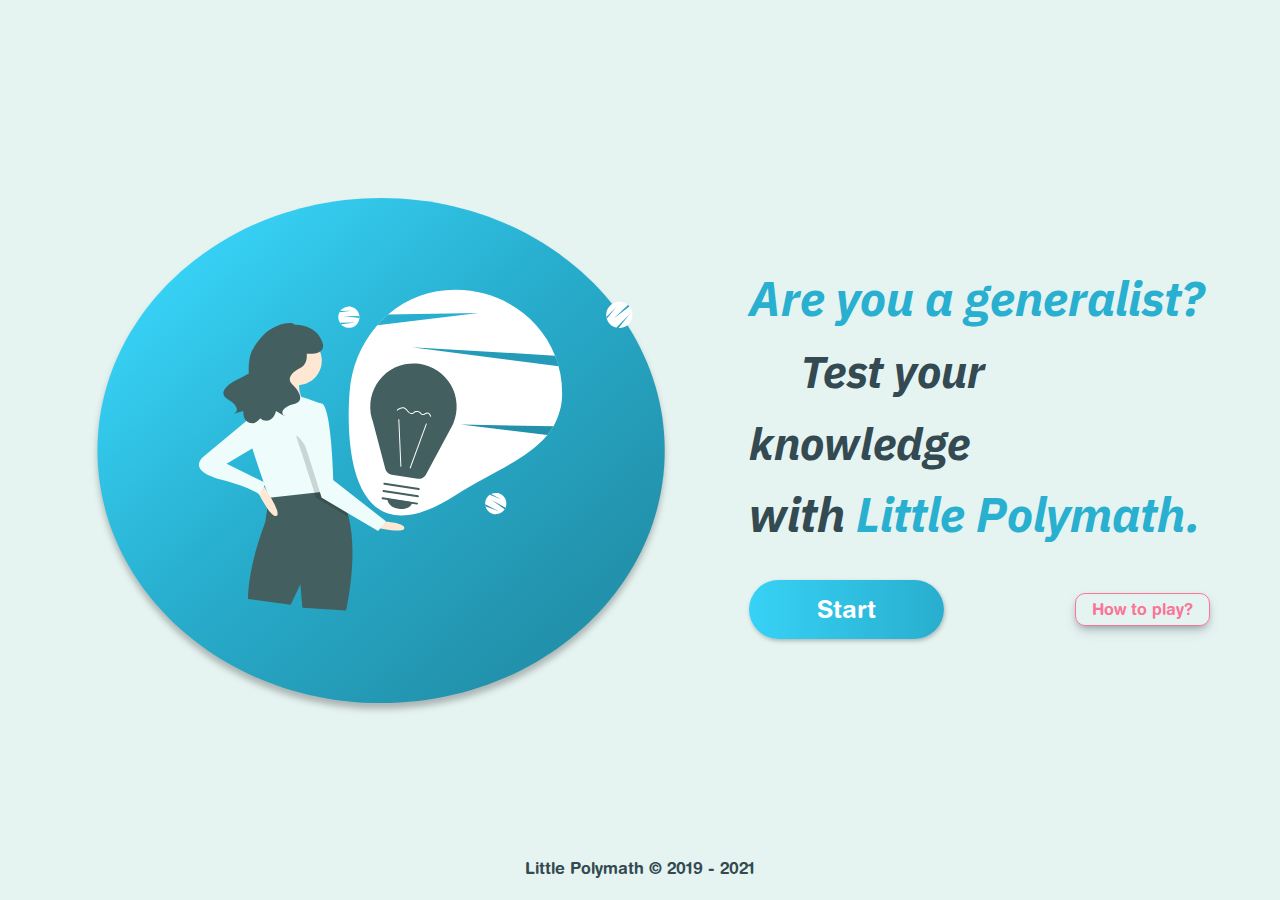
<file: lp-root/index.html>
<!DOCTYPE html>
<html lang="en">

<head>
    <meta charset="UTF-8">
    <meta http-equiv="X-UA-Compatible" content="IE=edge">
    <meta name="viewport" content="width=device-width, initial-scale=1.0">
    <!-- Primary Meta Tags -->
    <meta name="title" content="Are you a generalist? Test your knowledge with Little Polymath.">
    <meta name="description"
        content="Little polymath is a quiz application to test your general knowledge skill in a short amount of time.">
    <meta name="keywords" content="little polymath, quiz, quiz game, general knowledge">
    <meta name="robots" content="index, follow">

    <!-- Open Graph / Facebook -->
    <meta property="og:type" content="website">
    <meta property="og:url" content="https://t-n9.github.io/little-polymath-frontend/lp-root/index.html">
    <meta property="og:title" content="Are you a generalist? Test your knowledge with Little Polymath.">
    <meta property="og:description"
        content="Little polymath is a quiz application to test your general knowledge skill in a short amount of time.">
    <meta property="og:image" content="meta.png">

    <!-- Twitter -->
    <meta property="twitter:card" content="summary_large_image">
    <meta property="twitter:url" content="https://t-n9.github.io/little-polymath-frontend/lp-root/index.html">
    <meta property="twitter:title" content="Are you a generalist? Test your knowledge with Little Polymath.">
    <meta property="twitter:description"
        content="Little polymath is a quiz application to test your general knowledge skill in a short amount of time.">
    <meta property="twitter:image" content="meta.png">
    <title>Little Polymath</title>
    <link rel="shortcut icon" href="favicon.ico" type="image/x-icon">
    <link rel="stylesheet" href="./assets/css/style.css">

</head>

<body>
    <main class="hero-main">
        <header class="hero-jum">
            <div class="hero-img">
                <svg width="621" height="553" viewBox="0 0 621 553" fill="none" xmlns="http://www.w3.org/2000/svg">
                    <path class="shape-shadow"
                        d="M311.097 529.112C467.742 529.112 594.727 416.014 594.727 276.5C594.727 136.986 467.742 23.8877 311.097 23.8877C154.453 23.8877 27.4673 136.986 27.4673 276.5C27.4673 416.014 154.453 529.112 311.097 529.112Z"
                        fill="url(#paint0_linear_11:24)" />
                    <path
                        d="M558.764 131.764C558.99 131.996 559.207 132.229 559.405 132.477C560.664 133.972 561.574 135.729 562.068 137.621C562.562 139.512 562.628 141.49 562.262 143.411C561.895 145.331 561.105 147.145 559.949 148.722C558.793 150.298 557.3 151.597 555.579 152.523C553.857 153.449 551.951 153.98 549.999 154.076C548.047 154.172 546.098 153.832 544.294 153.079C542.49 152.327 540.876 151.182 539.571 149.727C538.265 148.272 537.3 146.544 536.747 144.669C536.571 144.084 536.439 143.486 536.353 142.881C535.957 140.223 536.385 137.506 537.58 135.098C538.775 132.69 540.68 130.707 543.037 129.415C545.394 128.124 548.09 127.586 550.762 127.875C553.434 128.164 555.953 129.266 557.98 131.031C558.253 131.259 558.516 131.505 558.764 131.764Z"
                        fill="white" />
                    <path
                        d="M558.764 131.763C558.99 131.995 559.207 132.227 559.405 132.475L543.669 144.517L557.986 131.022C558.253 131.259 558.516 131.505 558.764 131.763Z"
                        fill="#26A3C1" />
                    <path
                        d="M560.032 139.785L548.53 154.068C547.758 154.017 546.992 153.897 546.241 153.711L560.032 139.785Z"
                        fill="#259EBB" />
                    <path
                        d="M546.172 132.971L536.75 144.667C536.574 144.082 536.443 143.485 536.358 142.88L546.172 132.971Z"
                        fill="#25A1BE" />
                    <path
                        d="M492.127 218.462C492.353 230.287 489.366 241.952 483.483 252.213C481.673 255.313 479.619 258.264 477.339 261.038C457.185 285.698 419.706 299.195 385.832 321.058C285.851 385.591 275.02 282.184 279.535 218.462C281.158 193.596 290.904 169.952 307.273 151.168C310.613 147.375 314.22 143.827 318.068 140.551C336.962 124.451 361.014 115.687 385.834 115.858C431.1 115.858 469.757 143.168 485.083 181.652C489.744 193.365 492.134 205.858 492.126 218.464L492.127 218.462Z"
                        fill="white" />
                    <path
                        d="M408.483 138.984L307.274 151.165C310.614 147.372 314.222 143.824 318.07 140.548L408.483 138.984Z"
                        fill="#28AECE" />
                    <path
                        d="M483.482 252.213C481.672 255.313 479.618 258.264 477.338 261.038L390.646 250.604L483.482 252.213Z"
                        fill="#2291AB" />
                    <path
                        d="M488.621 192.239L341.694 173.172L485.088 181.656C486.464 185.114 487.643 188.647 488.621 192.239V192.239Z"
                        fill="#249CB9" />
                    <path
                        d="M289.504 143.192C289.504 143.453 289.497 143.711 289.474 143.965C289.359 145.542 288.894 147.072 288.113 148.446C287.332 149.819 286.254 151.001 284.959 151.906C283.663 152.81 282.182 153.414 280.624 153.674C279.065 153.933 277.468 153.842 275.95 153.406C274.431 152.971 273.029 152.202 271.844 151.155C270.66 150.109 269.725 148.812 269.105 147.358C268.486 145.904 268.198 144.331 268.263 142.752C268.329 141.173 268.745 139.628 269.483 138.231C269.712 137.794 269.973 137.376 270.265 136.979C271.535 135.216 273.316 133.885 275.366 133.165C277.416 132.446 279.637 132.372 281.73 132.955C283.823 133.538 285.687 134.749 287.07 136.424C288.454 138.1 289.29 140.159 289.467 142.325C289.493 142.611 289.504 142.899 289.504 143.192Z"
                        fill="white" />
                    <path
                        d="M289.504 143.19C289.504 143.452 289.497 143.71 289.474 143.964L273.566 142.046L289.464 142.319C289.493 142.609 289.504 142.899 289.504 143.19Z"
                        fill="#28AECE" />
                    <path
                        d="M285.71 148.547L270.994 150.32C270.575 149.853 270.198 149.35 269.867 148.817L285.71 148.547Z"
                        fill="#28AECE" />
                    <path
                        d="M281.537 136.781L269.484 138.231C269.713 137.794 269.975 137.376 270.267 136.979L281.537 136.781Z"
                        fill="#28AECE" />
                    <path
                        d="M435.117 334.54C434.992 334.771 434.867 334.996 434.728 335.21C433.888 336.548 432.759 337.682 431.426 338.529C430.092 339.376 428.586 339.915 427.017 340.107C425.449 340.298 423.858 340.137 422.359 339.636C420.861 339.134 419.493 338.305 418.356 337.208C417.219 336.111 416.34 334.774 415.785 333.294C415.229 331.815 415.011 330.23 415.145 328.655C415.279 327.081 415.763 325.556 416.561 324.192C417.359 322.828 418.451 321.659 419.757 320.77C420.164 320.49 420.592 320.242 421.037 320.026C422.985 319.064 425.182 318.722 427.331 319.048C429.48 319.373 431.477 320.351 433.053 321.848C434.63 323.345 435.708 325.289 436.145 327.419C436.581 329.549 436.353 331.761 435.493 333.757C435.381 334.02 435.256 334.281 435.117 334.54Z"
                        fill="white" />
                    <path
                        d="M435.12 334.54C434.995 334.772 434.869 334.996 434.73 335.21L421.575 326.06L435.492 333.757C435.381 334.022 435.256 334.281 435.12 334.54Z"
                        fill="#218DA6" />
                    <path
                        d="M429.257 337.491L415.429 332.157C415.278 331.55 415.181 330.931 415.14 330.306L429.257 337.491Z"
                        fill="#2291AB" />
                    <path
                        d="M431.084 325.14L419.759 320.77C420.166 320.49 420.594 320.242 421.038 320.026L431.084 325.14Z"
                        fill="#2292AD" />
                    <path
                        d="M311.039 347.189C311.039 347.189 334.355 348.16 334.355 353.992C334.355 359.823 308.124 353.992 308.124 353.992L311.039 347.189Z"
                        fill="#FFE8D3" />
                    <path
                        d="M276.064 436.59L232.346 433.675L230.403 410.353L220.688 430.763L177.941 424.932C178.912 388.004 194.457 352.049 195.429 347.19C196.4 342.331 198.722 322.254 198.722 322.254C202.968 313.246 225.215 312.4 242.661 313.216C249.889 313.547 256.305 314.169 260.255 314.615C262.869 314.906 264.413 315.116 264.413 315.116C271.38 322.297 275.867 332.083 278.626 343.015C288.567 382.405 276.064 436.59 276.064 436.59Z"
                        fill="#445F60" />
                    <path
                        d="M227.488 211.142C240.902 211.142 251.776 200.265 251.776 186.847C251.776 173.429 240.902 162.552 227.488 162.552C214.073 162.552 203.199 173.429 203.199 186.847C203.199 200.265 214.073 211.142 227.488 211.142Z"
                        fill="#FFE8D3" />
                    <path
                        d="M210.971 192.677C210.971 192.677 204.17 222.802 193.483 231.548C182.797 240.294 235.259 231.548 235.259 231.548C235.259 231.548 223.6 212.112 232.344 203.366C241.088 194.62 210.971 192.677 210.971 192.677Z"
                        fill="#FFE8D3" />
                    <path
                        d="M260.519 317.064L244.402 318.852L199.313 323.86C199.313 323.86 199.099 323.287 198.721 322.248C195.447 313.318 179.678 269.859 177.941 256.808C175.996 242.237 196.397 224.745 196.397 224.745C196.397 224.745 215.828 220.863 221.658 220.863C227.487 220.863 250.803 229.609 250.803 229.609L259.499 307.847L260.25 314.62L260.519 317.064Z"
                        fill="#EEFCFC" />
                    <path opacity="0.15"
                        d="M278.616 343.019L245.944 323.862C245.944 323.862 245.371 321.996 244.399 318.853C243.914 317.279 243.321 315.375 242.647 313.219C238.878 301.111 232.552 281.131 227.481 266.535C219.709 244.184 257.598 306.377 257.598 306.377L259.492 307.845L260.243 314.617C262.857 314.909 264.402 315.118 264.402 315.118C271.371 322.304 275.862 332.087 278.616 343.019Z"
                        fill="black" />
                    <path
                        d="M235.259 231.548C235.259 231.548 225.543 244.18 233.316 266.532C241.088 288.884 251.775 323.867 251.775 323.867L308.124 356.907L315.896 347.189L263.434 306.37C263.434 306.37 261.492 232.514 251.776 229.599C249.045 228.714 246.155 228.429 243.304 228.766C240.453 229.102 237.709 230.051 235.259 231.548V231.548Z"
                        fill="#EEFCFC" />
                    <path
                        d="M187.168 316.578C187.168 316.578 200.768 344.76 206.599 341.846C212.429 338.932 192.025 309.778 192.025 309.778L187.168 316.578Z"
                        fill="#FFE8D3" />
                    <path
                        d="M185.711 239.321L134.22 282.078C134.22 282.078 114.79 295.683 150.737 305.4C186.683 315.118 189.598 320.949 189.598 320.949C189.598 320.949 193.478 308.317 198.342 310.26L156.566 289.85L190.569 269.441L185.711 239.321Z"
                        fill="#EEFCFC" />
                    <path
                        d="M165.016 206.786C169.735 204.616 174.327 202.181 178.77 199.491C178.413 188.902 179.717 179.289 183.533 174.198C185.675 169.333 190.167 164.463 193.695 160.627C202.346 151.209 221.476 145.951 224.865 150.657C250.527 151.158 253.228 171.283 253.228 171.283C253.094 179.698 244.351 179.965 236.691 179.658C237.377 185.403 235.549 191.373 230.255 194.02C220.133 199.083 217.096 205.665 222.157 210.22C227.218 214.775 236.329 226.927 224.181 229.965C212.034 233.003 210.515 239.078 214.059 241.61C217.603 244.142 205.961 237.053 205.961 237.053C205.961 237.053 203.937 249.199 193.308 246.166C192.193 245.771 191.21 245.074 190.468 244.153C187.597 247.308 185.036 249.173 183.106 249.184C172.052 249.243 173.377 236.996 173.377 236.996C173.377 236.996 160.257 240.682 164.35 239.199C168.443 237.717 168.62 231.458 157.741 225.257C146.861 219.056 158.915 209.808 165.016 206.786Z"
                        fill="#445F60" />
                    <path class="bulb-ani"
                        d="M349.173 307.866C348.721 307.866 348.269 307.831 347.821 307.762L320.944 303.602C319.237 303.339 317.644 302.582 316.361 301.425C315.078 300.269 314.16 298.762 313.721 297.091L300.542 246.979C299.736 244.685 299.117 242.329 298.69 239.936L298.357 237.743C297.461 230.739 298.204 223.623 300.528 216.956C302.852 210.288 306.694 204.253 311.75 199.325C316.806 194.398 322.938 190.713 329.662 188.563C336.386 186.412 343.518 185.854 350.494 186.933L350.377 187.685C343.477 186.622 336.424 187.186 329.781 189.333C323.138 191.48 317.088 195.151 312.115 200.051C307.141 204.952 303.382 210.948 301.136 217.559C298.89 224.171 298.219 231.217 299.179 238.134L299.429 239.774C299.852 242.148 300.466 244.483 301.264 246.758L314.452 296.9C314.853 298.428 315.692 299.805 316.866 300.863C318.039 301.92 319.495 302.612 321.056 302.854L347.934 307.013C349.593 307.267 351.29 307.001 352.792 306.251C354.294 305.501 355.527 304.304 356.321 302.825L356.991 303.183C356.232 304.597 355.104 305.778 353.728 306.603C352.351 307.427 350.777 307.864 349.173 307.866V307.866Z"
                        fill="white" />
                    <path class="bulb-ani"
                        d="M300.642 238.53L300.465 238.506L300.895 240.14C301.301 242.42 301.891 244.664 302.658 246.849L315.272 294.792C315.674 296.322 316.514 297.702 317.689 298.761C318.864 299.82 320.323 300.513 321.886 300.755L347.598 304.734C349.261 304.991 350.962 304.726 352.467 303.975C353.973 303.223 355.207 302.023 356.002 300.54L380.437 254.887C381.201 253.622 381.898 252.319 382.527 250.982L383.357 249.432L383.232 249.414C385.822 243.285 386.963 236.641 386.564 229.998C386.165 223.356 384.238 216.896 380.933 211.121C377.628 205.346 373.034 200.413 367.51 196.705C361.985 192.998 355.68 190.617 349.084 189.748C342.489 188.878 335.781 189.544 329.486 191.694C323.19 193.843 317.475 197.418 312.787 202.139C308.1 206.861 304.565 212.601 302.46 218.913C300.354 225.225 299.735 231.939 300.649 238.53H300.642Z"
                        fill="#445F60" />
                    <path class="bulb-ani"
                        d="M355.992 249.428L339.638 294.091L340.56 294.429L356.913 249.766L355.992 249.428Z"
                        fill="white" />
                    <path class="bulb-ani"
                        d="M329.291 245.293L328.311 245.336L330.398 292.855L331.378 292.812L329.291 245.293Z"
                        fill="white" />
                    <path class="bulb-ani"
                        d="M346.899 330.586L312.459 325.257C312.331 325.237 312.209 325.192 312.099 325.125C311.989 325.058 311.893 324.97 311.817 324.866C311.741 324.762 311.686 324.644 311.655 324.519C311.625 324.393 311.619 324.263 311.639 324.136C311.659 324.008 311.703 323.886 311.77 323.776C311.837 323.666 311.925 323.57 312.029 323.494C312.133 323.418 312.251 323.363 312.377 323.332C312.502 323.302 312.632 323.296 312.759 323.316L347.199 328.645C347.456 328.685 347.687 328.825 347.841 329.035C347.995 329.246 348.059 329.508 348.019 329.766C347.979 330.023 347.839 330.254 347.629 330.408C347.418 330.562 347.156 330.626 346.899 330.586V330.586Z"
                        fill="#445F60" />
                    <path class="bulb-ani"
                        d="M347.785 323.269L313.345 317.94C313.088 317.901 312.857 317.76 312.703 317.55C312.549 317.34 312.485 317.077 312.525 316.82C312.565 316.562 312.705 316.332 312.916 316.178C313.126 316.024 313.388 315.96 313.646 316L348.085 321.329C348.343 321.369 348.574 321.509 348.727 321.719C348.881 321.929 348.945 322.192 348.905 322.449C348.865 322.707 348.725 322.938 348.515 323.091C348.305 323.245 348.042 323.309 347.785 323.269V323.269Z"
                        fill="#445F60" />
                    <path class="bulb-ani"
                        d="M328.611 334.844C335.442 335.901 341.57 332.95 342.296 328.252L317.558 324.424C316.831 329.119 321.78 333.785 328.611 334.844Z"
                        fill="#445F60" />
                    <path class="bulb-ani"
                        d="M340.991 240.017C339.661 239.695 338.48 238.931 337.64 237.85C337.421 237.599 337.208 237.33 336.995 237.065C336.342 236.097 335.477 235.291 334.466 234.709C332.212 233.657 329.558 235.126 327.26 236.701L326.704 235.891C329.232 234.158 332.177 232.558 334.88 233.818C336.03 234.46 337.016 235.36 337.759 236.447C337.966 236.705 338.172 236.962 338.385 237.21C339.078 238.02 340.46 239.331 341.941 239.029C342.566 238.847 343.146 238.54 343.648 238.126C344.029 237.841 344.433 237.586 344.854 237.364C345.71 236.954 346.668 236.807 347.607 236.941C348.546 237.074 349.424 237.483 350.132 238.115C350.384 238.354 350.623 238.607 350.848 238.873C351.036 239.213 351.302 239.504 351.624 239.722C351.947 239.939 352.317 240.076 352.703 240.121C353.089 240.167 353.481 240.119 353.845 239.983C354.209 239.846 354.536 239.625 354.797 239.337C355.671 238.738 356.709 238.426 357.768 238.447L357.874 238.462C359.808 238.761 360.7 240.9 361.204 242.496L360.268 242.792C359.582 240.622 358.748 239.542 357.654 239.422C356.798 239.439 355.966 239.71 355.264 240.201C354.902 240.543 354.469 240.8 353.995 240.953C353.521 241.106 353.019 241.152 352.525 241.087C352.032 241.022 351.559 240.847 351.141 240.576C350.723 240.305 350.371 239.944 350.111 239.52C349.909 239.282 349.695 239.054 349.47 238.839C348.906 238.345 348.21 238.026 347.468 237.921C346.726 237.816 345.97 237.93 345.291 238.248C344.915 238.448 344.555 238.676 344.215 238.931C343.605 239.429 342.898 239.791 342.139 239.996C341.761 240.071 341.372 240.079 340.991 240.017V240.017Z"
                        fill="white" />
                    <path class="bulb-ani"
                        d="M348.667 315.956L314.228 310.627C314.1 310.607 313.978 310.562 313.868 310.495C313.758 310.428 313.662 310.34 313.586 310.236C313.51 310.132 313.455 310.014 313.424 309.889C313.394 309.764 313.388 309.634 313.408 309.506C313.428 309.379 313.472 309.256 313.539 309.146C313.606 309.036 313.694 308.94 313.798 308.864C313.902 308.788 314.02 308.733 314.145 308.702C314.271 308.672 314.401 308.666 314.528 308.686L348.968 314.015C349.225 314.055 349.456 314.195 349.61 314.405C349.764 314.616 349.828 314.878 349.788 315.136C349.748 315.393 349.608 315.624 349.397 315.778C349.187 315.932 348.925 315.996 348.667 315.956V315.956Z"
                        fill="#445F60" />
                    <defs>
                        <linearGradient id="paint0_linear_11:24" x1="490.863" y1="455.567" x2="134.741" y2="60.9402"
                            gradientUnits="userSpaceOnUse">
                            <stop stop-color="#2291AB" />
                            <stop offset="0.529197" stop-color="#28AECE" />
                            <stop offset="1" stop-color="#37D2F6" />
                        </linearGradient>
                    </defs>
                </svg>
            </div>
            <div class="hero-cta">
                <div class="hero-title">
                    <h1><span class="h-title">Are you a generalist?</span>
                        <br>
                        <span class="h-space"></span> <span class="m-text">Test your knowledge</span>
                        <br>
                        with <span class="h-title">Little Polymath.</span>
                    </h1>
                </div>
                <div class="hero-btn-section">
                    <button class="hero-btn hero-start-btn">Start</button>
                    <button class="hero-btn hero-htp-btn">How to play?</button>
                </div>
            </div>
        </header>
        <!-- How to play modal -->
        <section class="how-to-play htp-hidden">
            <div class="close-htp-area">
            </div>
            <div class="htp-wrapper">
                <button class="close-htp">
                    <svg width="39" height="39" viewBox="0 0 39 39" fill="none" xmlns="http://www.w3.org/2000/svg">
                        <path class="close-htp-path" d="M29.25 9.75L9.75 29.25" stroke-width="3" stroke-linecap="round"
                            stroke-linejoin="round" />
                        <path class="close-htp-path" d="M9.75 9.75L29.25 29.25" stroke-width="3" stroke-linecap="round"
                            stroke-linejoin="round" />
                    </svg>
                </button>
                <div class="htp-header">
                    <h1>
                        How to play? <br>
                        <span class="h-d-p-text">Little Polymath</span>
                    </h1>

                    <img class="htp-header-img" src="./assets/images/how-to-play.svg" alt="how-to-play">
                </div>
                <p class="htp-para tg-text">
                    တခါဖြေဆိုလျှင် နယ်ပယ်အစုံမှ မေးခွန်း <span class="h-d-s-text">(၁၀)ခု</span> ကို ဖြေဆိုရပါမည်။
                    မေးခွန်း တခုချင်းစီအတွက် <span class="h-d-s-text">(၁၅)စက္ကန့်</span> အချိန်ရမည်ဖြစ်ပြီး
                    (၁၅) စက္ကန့်အတွင်း မြန်မြန်ဆန်ဆန် မှန်မှန်ကန်ကန် ဖြေနိုင်လျှင်
                    အမှတ်ပိုများမည် ဖြစ်ပါသည်။ <br><br>

                    အဖြေတခု မှန်လျှင် <span class="h-d-s-text">(၁၀)မှတ်</span> ရရှိပါမည်။
                    မေးခွန်းအားလုံးဖြေဆိုပြီးပါက ကျန်ရှိသောအသက် ❤️ အရေအတွက် ပေါ်မူတည်၍ bonusရရှိမည်ဖြစ်ပါသည်။ ( 1 life =
                    100+) <br><br>

                    စစချင်း အသက် ❤️ (၄) သက်ပါရှိမည်ဖြစ်ပြီး အဖြေမှားယွင်းသော်လည်းကောင်း၊
                    မဖြေထားလျှင်သော်လည်းကောင်း အသက်အနုတ်ခံ 💔 ရမည်ဖြစ်ပါသည်။ <br><br>

                    အသက် (၄) သက်လုံး ကုန်ဆုံးပါက <span class="h-d-d-text">Game Over</span> ဖြစ်ပါမည်။ <br><br>
                </p>
            </div>
        </section>
        <!-- For user information modal -->
        <section class="fui flex-auto hidden">
            <div class="fui-wrapper">
                <h1 class="fui-title">Before you play</h1>
                <div class="fui-grid">
                    <div class="fui-item">
                        <div class="heading">
                            <span class="title">Just a Tap</span>
                            <p class="tg-text">
                                အဖြေကို အတည်ပြုရန် အဖြေမှန်ခလုတ်ကို တကြိမ်သာထိပေးရပါမည်။ အချိန် ၁၅ စက္ကန့် မကုန်မချင်း
                                ပြောင်းလဲအတည်ပြုနိုင်မည်ဖြစ်ပြီး
                                အချိန်ကုန်သွားလျှင် အမှန်အမှားဖော်ပြပေးသွားမည်ဖြစ်ပါသည်။ အဖြေကို စောစောအတည်ပြုနိုင်ပြီး
                                အဖြေမှန်ဖြစ်လျှင် အမှတ်များများရမည် ဖြစ်ပါသည်။
                            </p>
                        </div>
                    </div>
                    <div class="fui-item">
                        <div class="heading">
                            <span class="title">Life Bonus</span>
                            <p class="tg-text">
                                မေးခွန်းအားလုံးဖြေဆိုပြီးမြောက်ပါက မိမိတွင် ကျန်ရှိသော အသက်အရေအတွက်ပေါ်မူတည်၍
                                bonusရရှိကာ မိမိ၏ pointများသို့ ပေါင်းထည့်သွားမည်ဖြစ်ပါသည်။
                            </p>
                        </div>
                    </div>
                </div>
                <button class="fui-btn">Let's Go</button>
            </div>
        </section>
        <footer class="hero-footer">
            <p>Little Polymath © 2019 - 2021 </p>
        </footer>
    </main>
    <script>
        // Google Font init
        document.querySelector('head').innerHTML += `
        <link rel="preconnect" href="https://fonts.googleapis.com">
        <link rel="preconnect" href="https://fonts.gstatic.com" crossorigin>
        <link href="https://fonts.googleapis.com/css2?family=IBM+Plex+Sans:ital,wght@0,300;0,400;0,500;0,600;0,700;1,700&display=swap" rel="stylesheet">
        `;

        // --- Preloading Images for Better UX
        function preloadImage(url) {
            var img = new Image();
            img.src = url;
        }
        preloadImage('./assets/images/heart.png');
        preloadImage('./assets/images/un-heart.png');
        preloadImage('./assets/images/correct-answer.svg');
        preloadImage('./assets/images/wrong-answer.svg');
        preloadImage('./assets/images/lose-game.svg');
        preloadImage('./assets/images/Completed-game.svg');
        preloadImage('./assets/images/point.svg');
    </script>
    <script src="./assets/js/index.js"></script>
</body>

</html>
</file>
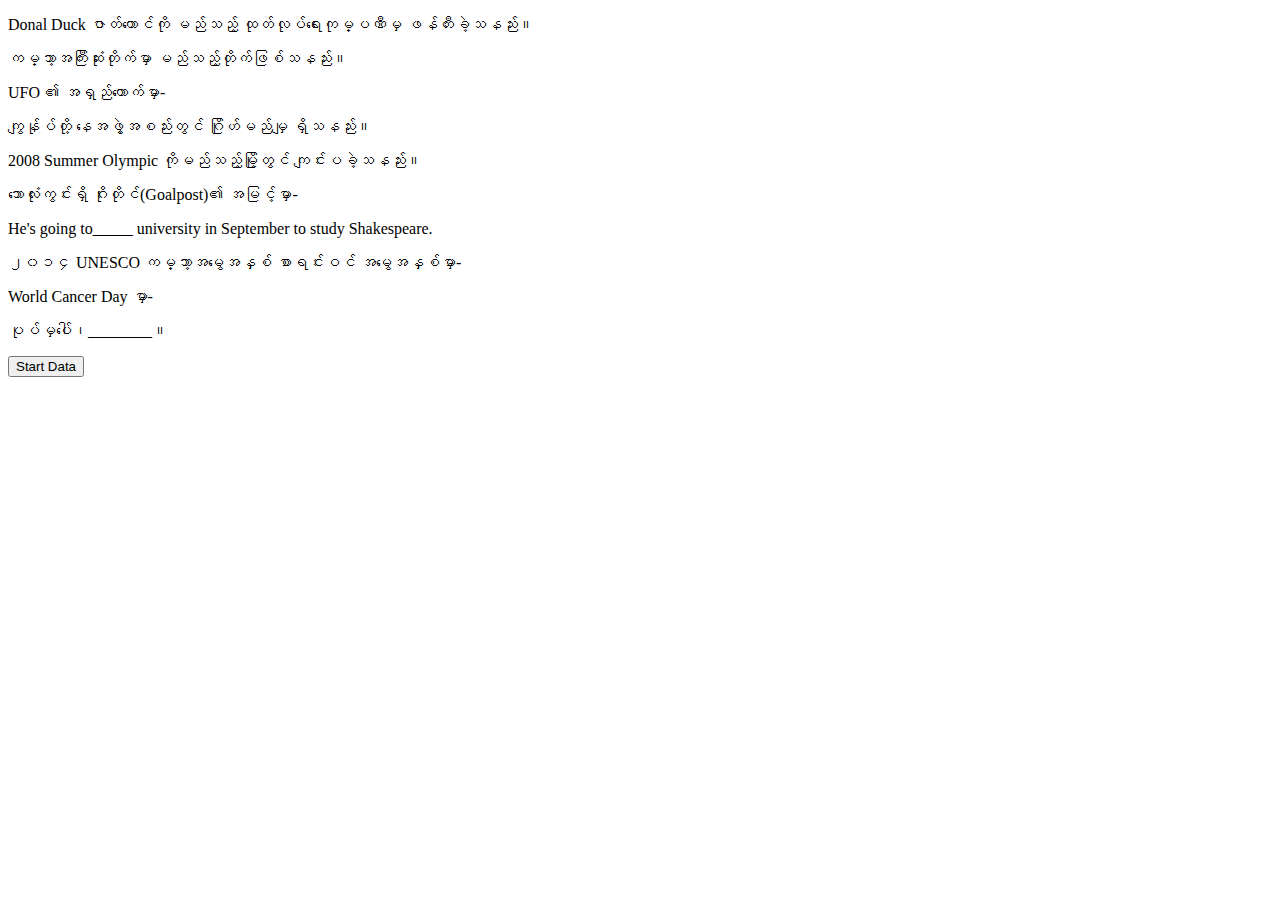
<file: lp-testing/index.html>
<!DOCTYPE html>
<html lang="en">
<head>
    <meta charset="UTF-8">
    <meta http-equiv="X-UA-Compatible" content="IE=edge">
    <meta name="viewport" content="width=device-width, initial-scale=1.0">
    <title>Document</title>
</head>
<body>
    <!-- <h1>Hello TW</h1> -->

    <section></section>
    <button onClick="startQuiz()">Start Data</button>

    <script src="index.js"></script>
</body>
</html>
</file>
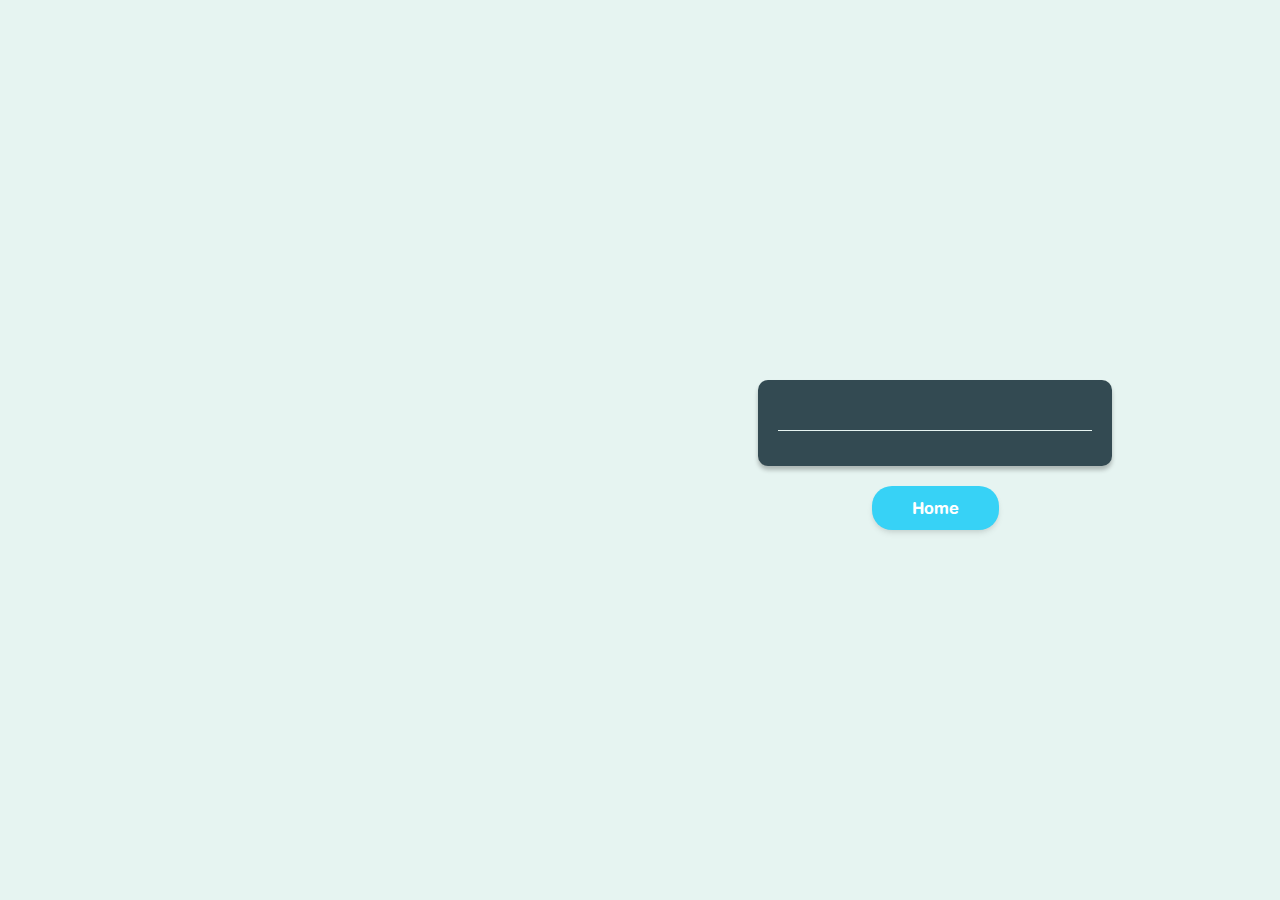
<file: lp-root/lp-result.html>
<!DOCTYPE html>
<html lang="en">
<head>
    <meta charset="UTF-8">
    <meta http-equiv="X-UA-Compatible" content="IE=edge">
    <meta name="viewport" content="width=device-width, initial-scale=1.0">
    <title>LP | Your Score</title>
    <link rel="shortcut icon" href="favicon.ico" type="image/x-icon">
    <link rel="stylesheet" href="./assets/css/style.css">
</head>
<body>
    <main>
        <section class="result-jum flex-auto">
            <div class="result-media flex-auto">
            </div>
            <div class="result-text ">
                 <h1 class="result-bool sa-text"></h1>
                 <h1 class="result-title sa-text"></h1>
                 <div class="result-cal tg-text">
                     <div class="result-status flex-auto">
                         <p class="score-total status tg-text"></p>
                         <p class="remain-life status tg-text"></p>
                     </div>
                     <p class="result-bonus sa-text .mb-result"></p>
                     <span class="separate"></span>
                     <p class="result-final tg-text"></p>
                 </div>
                 <button class="result-home">Home</button>
            </div>
        </section>
    </main>

    <script src="assets/js/lp-result.js"></script>
</body>
</html>
</file>
<file: lp-root/assets/css/style.css>
/* ------------------- */
/* Custom properties */
/* ------------------- */

:root {
    /* colors */
    --clr-dark: #334A52;
    --clr-dark-primary: #29AFCF;
    --clr-primary: #37D2F6;
    --clr-danger: #F97599;
    --clr-success: #65B16A;
    --clr-white: #E6F4F1;
    --clr-light-success: #3CDD46;
    --clr-light-danger: #FF5E8A;
    --clr-warning: #EEF975;

    /* font-sized */
    --fs-900: 3rem;
    --fs-800: 2.8rem;
    --fs-850: 2.5rem;
    --fs-700: 2.1rem;
    --fs-600: 2rem;
    --fs-500: 1.5rem;
    --fs-400: 1.125rem;
    --fs-300: 1rem;
    --fs-200: 0.875rem;
}

@media (max-width: 1024px) {
    :root {
        --fs-900: 2.3rem;
        --fs-800: 2rem;
    }
}

@media (max-width: 576px) {
    :root {
        --fs-900: 2rem;
        --fs-850: 1.5rem;
        --fs-800: 1.8rem;
        --fs-700: 1.5rem;
        --fs-500: 1.2rem;
    }
}

@font-face {
    font-family: Helvetica-Rounded;
    src: url(../fonts/helvetica-rounded-bold.otf);
}

@font-face {
    font-family: Myanmar-Sagar;
    src: url(../fonts/MyanmarSagar.ttf);
}

@font-face {
    font-family: Myanmar-Tagu;
    src: url(../fonts/MyanmarTagu.ttf);
}

/* ------------------- */
/* Reset */
/* ------------------- */

/* Box Sizing */

*,
*::before,
*::after {
    box-sizing: border-box;
}

/* Reset margins */
body,
h1,
h2,
h3,
h4,
h5,
p,
figure,
picture {
    margin: 0;
}

/* Set up the body */
body {
    line-height: 1.5;
    min-height: 100vh;
}

/* make images easier to work with */
img,
picture {
    max-width: 100%;
    display: block;
}

/* make form elements easier to work with */
input,
button,
textarea,
select {
    font: inherit;
}

button {
    border: none;
    outline: none;
    cursor: pointer;
}

main{
    max-width: 1440px;
    margin: auto;
}

/* remove animations for people who've turned them off */

@media (prefers-reduced-motion: reduce) {  
    *,
    *::before,
    *::after {
      animation-duration: 0.01ms !important;
      animation-iteration-count: 1 !important;
      transition-duration: 0.01ms !important;
      scroll-behavior: auto !important;
    }
}

/* ------------------- */
/* Utility classes */
/* ------------------- */
.d-none {
    display: none !important;
}

.flex {
    display: flex;
    gap: var(--gap, 1rem);
}

.grid {
    display: grid;
    gap: var(--gap, 1rem);
}

.container {
    padding-inline: 2em;
    margin-inline: auto;
    max-width: 80rem;
}

/* highlight title */
.h-title {
    color: var(--clr-dark-primary);
}

.h-d-p-text{
    color: var(--clr-primary);
}

.h-d-d-text{
    color: var(--clr-light-danger);
}

.h-d-s-text{
    color: var(--clr-light-success);
}
.h-space {
    display: inline-block;
    width: 40px;
}

.sa-text {
    font-family: Myanmar-Sagar;
    line-height: 1.7;
    letter-spacing: 0.03em;
    font-weight: 400;
}

.tg-text{
    font-family: Myanmar-Tagu;
    line-height: 1.7;
    letter-spacing: 0.03em;
    font-weight: 400;
}

.flex-auto {
    display: flex;
    justify-content: center;
    align-items: center;
}

.sr-only {
    position: absolute;
    width: 1px;
    height: 1px;
    padding: 0;
    margin: -1px;
    overflow: hidden;
    clip: rect(0, 0, 0, 0);
    white-space: nowrap; /* added line */
    border: 0;
}

.htp-hidden {
    opacity: 0;
    visibility: hidden;
}

/* ------------------- */
/* Animations */
/* ------------------- */
@keyframes up-and-down {
    0% {
        transform: translateY(0);
    }
    /* 50%{
        transform: translateY(20px);
    } */
    100%{
        transform: translateY(-20px);
    }
}

@keyframes fade-in-slide-left {
    0% {
        transform: translateX(-80px);
        opacity: 0;
        visibility: hidden;
    }

    100% {
        transform: translateX(0);
        opacity: 1;
        visibility: visible;
    }
}

@keyframes fade-in {
    0% {
        opacity: 0;
        visibility: hidden;
    }

    100% {
        opacity: 1;
        visibility: visible;
    }
}

@keyframes fade-in-up {
    0% {
        transform: translateY(50px);
        opacity: 0;
        visibility: hidden;
    }
    100% {
        transform: translateY(0);
        opacity: 1;
        visibility: visible;
    }
}

@keyframes timer {
    0% {
        transform: scaleX(1);
    }
    100% {
        transform: scaleX(0);
    }
}

/* ------------------- */
/* Apply UI styles */
/* ------------------- */
h1,
h2,
h3,
h4,
h5,
h6 {
    font-family: 'IBM Plex Sans', sans-serif;
}

body {
    background-color: var(--clr-white);
    color: var(--clr-dark);
}

.shape-shadow{
    filter: drop-shadow(0px 6px 3px rgba(0, 0, 0, 0.25));
}

.bulb-ani{
    /* fill: var(--clr-danger); */
    animation: up-and-down 1000ms alternate infinite ease-in-out;
}

.hero-main {
    display: flex;
    justify-content: center;
    align-items: center;
    min-height: 100vh;
    flex-direction: column;
}

@media (max-width:768px) {
    .hero-main {
        justify-content: flex-start;
    }
}

@media (max-width: 576px) {
    .hero-main {
        justify-content: center;
    }
}

/* ------------------- */
/* Hero Page */
/* ------------------- */
.hero-jum {
    padding: 0 70px;
    display: flex;
    justify-content: space-between;
    align-items: center;
}

@media (max-width:768px) {
    .hero-jum {
        flex-direction: column;
    }
}

@media (max-width:576px) {
    .hero-jum {
        padding: 0;
    }
}

.hero-jum .hero-img {
    display: flex;
    justify-content: center;
    align-items: center;
    animation: fade-in 1000ms ease-in;
}

@media (max-width: 1024px) {
    .hero-jum .hero-img > svg {
        width: 100%;
    }
}

@media (max-width: 768px) {
    .hero-jum .hero-img > svg {
        width: 80%;
    }
}

@media (max-width: 576px) {
    .hero-jum .hero-img {
        margin-bottom: 20px;
    }
    .hero-jum .hero-img > svg {
        width: 80%;
        height: 100%;
    }
}

.hero-jum .hero-cta {
    padding-left: 58px;
}

@media (max-width: 1024px) {
    .hero-jum .hero-img  {
        flex: 1;
    }
    .hero-jum .hero-cta  {
        flex: 1;
    }
}

@media (max-width: 768px) {
    .h-space {
        display: none;
    }
    .hero-jum .hero-cta {
        padding-left: 0;
    }
}

.hero-jum .hero-title > h1 {
    font-size: var(--fs-900);
    font-weight: 700;
    font-style: italic;
    animation: fade-in-slide-left 1000ms cubic-bezier(0.075, 0.82, 0.165, 1) both 1000ms;
}

.hero-jum .hero-title > h1 .m-text{
    font-size: var(--fs-800);
}

@media (max-width: 1024px) {
    .hero-jum .hero-title > h1 {
        /* font-size: 2.3rem; */
        text-align: center;
    }
    .hero-jum .hero-title > h1 .m-text{
        /* font-size: 2rem; */
    }
}

@media (max-width: 576px) {
    .hero-jum .hero-title > h1 {
        text-align: center;
    }
}

.hero-jum .hero-btn-section {
    display: flex;
    justify-content: space-between;
    align-items: center;
    margin-top: 30px;
}

@media (max-width: 768px) {
    .hero-jum .hero-btn-section {
        flex-direction: column;
    }
}

.hero-jum .hero-btn-section .hero-btn {
    font-family: Helvetica-Rounded;
    transition: all 100ms ease-in;
}

@media (max-width: 768px) {
    .hero-jum .hero-btn-section .hero-btn {
        margin-bottom: 20px;
    }
}

.hero-jum .hero-btn-section .hero-start-btn {
    width: 195px;
    height: 59px;
    font-size: 1.5rem;
    background: linear-gradient(90deg, #37D2F6 0%, #28AECE 100%);
    color: white;
    border-radius: 50px;
    box-shadow: 1px 2px 4px rgba(0, 0, 0, 0.25);
    animation: fade-in-slide-left 300ms ease-in 1500ms both;
}

.hero-jum .hero-btn-section .hero-btn:hover {
    transform: scale(0.965) !important;
    box-shadow: rgba(50, 50, 93, 0.25) 0px 13px 27px -5px, rgba(0, 0, 0, 0.3) 0px 8px 16px -8px;
}

.hero-jum .hero-btn-section .hero-btn:focus {
    opacity: 0.7 !important;
}

.hero-jum .hero-btn-section .hero-htp-btn {
    width: 135px;
    height: 33px;
    border-radius: 10px;
    border: 1px solid var(--clr-danger);
    background-color: transparent;
    color: var(--clr-danger);
    box-shadow: rgba(50, 50, 93, 0.25) 0px 6px 12px -2px, rgba(0, 0, 0, 0.3) 0px 3px 7px -3px;
    animation: fade-in-slide-left 300ms ease-in 1900ms both;

}

.hero-footer {
    position: absolute;
    bottom: 20px;
    font-family: Helvetica-Rounded;
}

@media (max-width: 576px) {
    .hero-footer {
        position: relative;
        margin-top: 50px;
        bottom: unset;
    }
}

/* ------------------- */
/* How to play modal */
/* ------------------- */
.how-to-play {
    position: absolute;
    top: 0;
    left: 0;
    z-index: 500;
    width: 100%;
    height: 100vh;
    background: rgba(51, 74, 82, 0.85);
    backdrop-filter: blur(4px);
    display: flex;
    justify-content: center;
    align-items: center;
    transition: all 200ms ease-in;
}

.how-to-play .htp-wrapper {
    position: relative;
    width: 55%;
    max-height: 540px;
    overflow: auto;
    padding: 22px 40px;
    background-color: var(--clr-dark);
    box-shadow: 0px 6px 8px 6px rgba(255, 255, 255, 0.25);
    border-radius: 10px;
    color: var(--clr-white);
}

@media (max-width: 1024px) {
    .how-to-play .htp-wrapper {
        width: 75%;
    }
}

@media (max-width: 768px) {
    .how-to-play .htp-wrapper {
        width: 95%;
    }
}

@media (max-width: 576px) {
    .how-to-play .htp-wrapper {
        padding: 22px 10px;
        width: 100%;
        max-height: unset;
        height: 100vh;
        border-radius: 0;
    }
}

.how-to-play .close-htp-area {
    position: absolute;
    background-color: transparent;
    width: 100%;
    height: 100%;
    cursor: pointer;
}

.how-to-play .htp-wrapper .close-htp {
    position: absolute;
    top: 0;
    right: 0;
    z-index: 1000;
    background-color: transparent;   
}

.how-to-play .htp-wrapper .close-htp:hover .close-htp-path{
    stroke: var(--clr-light-danger);
}

.how-to-play .htp-wrapper .close-htp .close-htp-path {
    stroke: var(--clr-white);
}

.how-to-play .htp-wrapper .htp-header {
    display: flex;
    justify-content: space-between;
    align-items: center;
    font-size: var(--fs-700);
    line-height: 1.3;
    font-weight: 700;
}

@media (max-width: 576px) {
    .how-to-play .htp-wrapper .htp-header {
        flex-direction: column-reverse;
        /* font-size: 1.5rem; */
        text-align: center;
    }
}

.how-to-play .htp-wrapper .htp-header .htp-header-img {
    width: 176px;
}

.how-to-play .htp-wrapper .htp-para {
    font-size: var(--fs-500);
}

@media (max-width: 576px) {
    .how-to-play .htp-wrapper .htp-para {
        font-size: 1.1rem;
        margin-top: 20px;
    }
}

.how-to-play.htp-active {
    opacity: 1;
    visibility: 1;
}

.how-to-play.htp-active .htp-wrapper .htp-header > h1{
    animation: fade-in-up 300ms ease-out both 400ms;
}

.how-to-play.htp-active .htp-wrapper .htp-header .htp-header-img{
    animation: fade-in-up 300ms ease-out both 200ms;
}

.how-to-play.htp-active .htp-wrapper .htp-para{
    animation: fade-in 300ms ease-out both 600ms;
}

/* ------------------- */
/* LP quiz section */
/* ------------------- */
.main-quiz {
    min-height: unset;
}

.timer-path {
    width: 100%;
    height: 15px;
    background-color: white;
    box-shadow: rgba(50, 50, 105, 0.15) 0px 2px 5px 0px, rgba(0, 0, 0, 0.05) 0px 1px 1px 0px;
}

@media (max-width: 576px) {
    .timer-path {
        position: fixed;
        top: 0;
        left: 0;
    }
}

.timer-path .timer-indicator {
    display: block;
    transform-origin: left;
}

.timer-path .timer-indicator.wait {
    width: 100%;
    height: 100%;
    background-color: var(--clr-success);
}

.timer-path .timer-indicator.start {
    width: 100%;
    height: 100%;
    background-color: var(--clr-success);
    animation: timer 15000ms linear both;
    transition: background-color 1000ms linear;
}

.timer-path .timer-indicator.timer-warning {
    background-color: var(--clr-warning);
}
.timer-path .timer-indicator.timer-danger {
    background-color: var(--clr-light-danger);
}

.ques-mark {
    display: flex;
    justify-content: space-between;
    align-items: center;
    padding: 20px 40px;
}

@media (max-width: 576px) {
    .ques-mark {
        padding: 10px;
        margin-top: 20px;
    }
}

.ques-mark .ques-no {
    font-size: 1.2rem;
    color: #005B98;
}

@media (max-width: 576px) {
    .ques-mark .ques-no {
        font-size: 1rem;
    }
}

.ques-mark .mark {
    display: flex;
    justify-content: center;
    align-items: center;

    font-size: 1.5rem;
    color: var(--clr-dark-primary);
}

.ques-mark .lives {
    display: flex;
    justify-content: flex-end;
    margin-bottom: 10px;
    min-height: 30px;
    transition: all 500ms ease-out;
}

.ques-mark .lives > .lp-life:not(:last-child) {
    margin-right: 10px;
}


.lp-life{
    width: 30px;
    transition: all 500ms ease-out;
}

.ques-mark .mark {
    justify-content: flex-end;
}

.ques-mark .mark .lp-point {
    width: 50px;
    margin-left: 10px;
}

.ques-mark .mark .lp-mark {
    font-weight: bold;
}

.quiz-jum {
    display: flex;
    justify-content: center;
    align-items: center;
    padding: 20px 40px;
}

@media (max-width:768px) {
    .quiz-jum {
        flex-direction: column;
    } 
}

@media (max-width:576px) {
    .quiz-jum {
        padding: 20px 0;
        margin-top: 0;
    } 
}

.quiz-jum .quiz-question {
    flex: 1;
    position: relative;
    background-color: var(--clr-dark);
    box-shadow: rgba(0, 0, 0, 0.1) 0px 10px 15px -3px, rgba(0, 0, 0, 0.05) 0px 4px 6px -2px;
    color: var(--clr-white);
    font-size: 1.3rem;
    padding: 50px 40px;
    border-radius: 10px;
    border: 1px solid var(--clr-dark-primary);
    user-select: none;
}

@media (max-width: 786px) {
    .quiz-jum .quiz-question {
        width: 80%;
    }
}

@media (max-width: 576px) {
    .quiz-jum .quiz-question {
        width: 100%;
        border-radius: 0;
        padding: 35px 20px;
        font-size: 1rem;
    }
}

.quiz-jum .quiz-question .lp-category{
    position: absolute;
    top: -20px;
    display: inline-block;
    padding: 0px 20px;
    background-color: white;
    border-radius: 50px;
    color: var(--clr-dark);
    box-shadow: rgba(0, 0, 0, 0.16) 0px 1px 4px;
    border: 1px solid var(--clr-dark-primary);
}

.quiz-jum .quiz-question .lp-options{
    display: grid;
    grid-template-columns: repeat(2 ,1fr);
    grid-gap: 20px;
    margin-top: 20px;
    font-size: 1.5rem;
}

@media (max-width: 576px) {
    .quiz-jum .quiz-question .lp-category{
        font-size: 1rem;
    }
    
    .quiz-jum .quiz-question .lp-options{
        font-size: 1.1rem;
    }
}

.quiz-jum .quiz-question .lp-options .option-item{
    display: flex;
    flex-direction: column;
    padding-left: 20px;
    border-left: 2px solid var(--clr-primary);
}

.quiz-jum .quiz-question .lp-options .option-item .op-check{
    color: var(--clr-primary);
}

.quiz-jum .quiz-answer {
    flex: 1;
}

@media (max-width: 768px) {
    .quiz-jum .quiz-answer {
        margin-top: 100px;
    }
}

@media (max-width: 576px) {
    .quiz-jum .quiz-answer {
        margin-top: 40px;
    }
}

.quiz-jum .quiz-answer .lp-buttons {
    display: grid;
    grid-template-columns: repeat(2, 1fr);
    grid-gap: 20px;
    font-family: Myanmar-Sagar;
}

/* @media (max-width: 576px) {
    .quiz-jum .quiz-answer .lp-buttons {
        display: grid;
        grid-template-columns: repeat(1, 1fr);
    }
} */

.quiz-jum .quiz-answer .lp-buttons .op-button{
    position: relative;
    display: flex;
    justify-content: space-around;
    align-items: center;
    width: 195px;
    height: 78px;
    font-size: 2.25rem;
    background: #FFFFFF;
    box-shadow: 0px 2px 4px rgba(0, 0, 0, 0.25);
    border-radius: 10px;
    color: var(--clr-dark);
    border: 2px solid transparent;
    transition: border 100ms ease-in;
}

@media (max-width: 576px) {
    .quiz-jum .quiz-answer .lp-buttons .op-button{
        width: 145px;
        height: 60px;
    }
}

.quiz-jum .quiz-answer .lp-buttons .op-button:hover{
    border-color: var(--clr-primary);
}

.quiz-jum .quiz-answer .lp-buttons .op-button .radio{
    position: relative;
    display: block;
    width: 24px;
    height: 24px;
    background-color: white;
    border-radius: 50px;
    border: 1px solid var(--clr-dark);
    margin-right: 20px;
}

.quiz-jum .quiz-answer .lp-buttons .op-button.selected {
    border-color: var(--clr-primary);
}

.quiz-jum .quiz-answer .lp-buttons .op-button.selected .radio > span{
    position: absolute;
    background-color: var(--clr-primary);
    width: 80%;
    height: 80%;
    border-radius: 50px;
    top: 52%;
    left: 52%;
    transform: translate(-50%, -50%);
}

.quiz-jum .quiz-answer .lp-buttons .op-button .line{
    position: absolute;
    height: 100%;
    width: 1px;
    background-color: gray;
    left: 80px;
}

@media (max-width: 576px) {
    .quiz-jum .quiz-answer .lp-buttons .op-button .line{
        left: 50px;
    }
}

.quiz-jum .quiz-answer .lp-buttons .op-button.success-btn{
    border-color: var(--clr-light-success);
}

.quiz-jum .quiz-answer .lp-buttons .op-button.success-btn .radio > span{
    background-color: var(--clr-light-success);
}

.quiz-jum .quiz-answer .lp-buttons .op-button.danger-btn{
    border-color: var(--clr-light-danger);
}

.quiz-jum .quiz-answer .lp-buttons .op-button.danger-btn .radio > span{
    background-color: var(--clr-light-danger);
}

.fui {
    background-color: #E6F4F190;
    backdrop-filter: blur(4px);
    position: absolute;
    width: 100%;
    height: 100%;
    top: 0;
    left: 0;
    z-index: 500;
    transition: all 200ms ease-out;
}

.fui-wrapper {
    background-color: var(--clr-dark);
    border-radius: 30px;
    width: 50%;
    color: white;
    padding: 20px;
}

@media (max-width: 768px) {
    .fui-wrapper {
        width: 80%;
    }
}

@media (max-width: 576px) {
    .fui-wrapper {
        width: 90%;
    }
}

.fui-wrapper .fui-title{
    position: relative;
    text-align: center;
    margin-bottom: 20px;
}

.fui-wrapper .fui-title::after{
    content: "";
    position: absolute;
    width: 50%;
    height: 1px;
    background-color: var(--clr-primary);
    z-index: 5;
    left: 50%;
    transform: translateX(-50%);
    bottom: -5px;
}

.fui-wrapper .fui-grid {
    display: grid;
    grid-template-columns: repeat(2 , calc(100%/2));
}

@media (max-width: 576px) {
    .fui-wrapper .fui-grid {
        grid-template-columns: 1fr;
    }
}

.fui-wrapper .fui-item {
    padding: 10px;
}


.fui-wrapper .fui-item .title{
    font-family: Helvetica-Rounded;
    font-size: 1.2rem;
    color: #EEF975;
}

.fui-wrapper .fui-btn {
    display: table;
    margin: 20px auto;
    font-family: Helvetica-Rounded;
    padding: 10px 30px;
    background-color: transparent;
    border: 2px solid #EEF975;
    color: #EEF975;
    transition: all 200ms ease-out;
}

.fui-wrapper .fui-btn:hover {
    box-shadow: rgba(50, 50, 93, 0.25) 0px 13px 27px -5px, rgba(0, 0, 0, 0.3) 0px 8px 16px -8px;
    border: 2px solid var(--clr-light-success);
    color: var(--clr-light-success);
}

.fui.hidden {
    opacity: 0;
    visibility: hidden;
}

.fui.show {
    opacity: 1;
    visibility: visible;
}

.fui.show .fui-grid .fui-item:first-child {
    animation: fade-in-up 200ms ease-out both;
}

.fui.show .fui-grid .fui-item:last-child {
    animation: fade-in-up 200ms ease-out both 100ms;
}

.quiz-result {
    position: absolute;
    background-color: #E6F4F190;
    backdrop-filter: blur(4px);
    width: 100%;
    height: 100%;
    top: 0%;
    left: 0%;
    z-index: 500;
    transition: all 200ms ease-out;
}

.quiz-result.hidden {
    opacity: 0;
    visibility: hidden;
}

.quiz-result.show {
    opacity: 1;
    visibility: visible;
}

.quiz-result .result-wrapper {
    display: flex;
    flex-direction: column;
    justify-content: center;
    width: 800px;
    min-height: 500px;
    background-color: var(--clr-dark);
    box-shadow: rgba(50, 50, 93, 0.25) 0px 13px 27px -5px, rgba(0, 0, 0, 0.3) 0px 8px 16px -8px;
    border-radius: 20px;
    padding: 22px 40px;
    color: white;
    overflow: auto;
}

@media (max-width: 576px) {
    .quiz-result .result-wrapper {
        background: linear-gradient(180deg, rgba(51, 74, 82, 0.82) 0%, #334A52 39.02%, #334A52 63.02%, rgba(51, 74, 82, 0.63) 100%);
    }
}

.quiz-result .result-wrapper .result-header {
    display: flex;
    justify-content: space-around;
    align-items: center;
}

@media (max-width: 576px) {
    .quiz-result .result-wrapper {
        border-radius: 0;
        padding: 20px;
        min-height: unset;
        height: 100%;
    }

    .quiz-result .result-wrapper .result-header {
        flex-direction: column;
        margin-bottom: 20px;
        align-items: flex-start;
    }
}

.quiz-result .result-wrapper .result-header .result-img {
    width: 200px;
}

.quiz-result.show .result-img {
    animation: fade-in-up 200ms ease-out both;
}

.quiz-result.show .result-right {
    animation: fade-in 200ms ease-out both 200ms;
}

.quiz-result.show .result-expl {
    animation: fade-in 200ms ease-out both 200ms;
}

.quiz-result .result-wrapper .result-header .result-text {
    font-size: var(--fs-850);
}

.quiz-result .result-wrapper .result-body {
    font-size: var(--fs-500);
    user-select: none;
}

@media (max-width: 576px) {
    .quiz-result .result-wrapper .result-header .result-img {
        align-self: center;
    }

    .quiz-result .result-wrapper .result-body {
        margin-top: 0px;
    }

    .quiz-result.show .result-expl {
        font-size: 1.1rem;
    }
}

.quiz-result .result-wrapper .result-body .result-expl {
    margin-top: 10px;
}

.quiz-result .result-wrapper .result-footer {
    margin-top: 20px;
    display: flex;
    justify-content: center;
}

.quiz-result .result-wrapper .result-footer .next-quesBtn{
    font-family: Helvetica-Rounded;
    background-color: var(--clr-dark-primary);
    border-radius: 50px;
    color: white;
    padding: 10px 50px;
    box-shadow: rgba(0, 0, 0, 0.1) 0px 4px 6px -1px, rgba(0, 0, 0, 0.06) 0px 2px 4px -1px;
    font-size: 1.2rem;
}

.result-score {
    display: flex;
    justify-content: space-evenly;
    align-items: center;
    margin-top: 20px;
}

@media (max-width: 576px) {
    .result-score {
        flex-direction: column;
        margin-top: 50px;
    }
}

.result-score .result-life{
    display: flex;
}

.result-score .result-life > img:not(:last-child){
    margin-right: 10px;
}

.result-score .result-point {
    display: flex;
    justify-content: center;
    align-items: center;
}

@media (max-width: 576px) {
    .result-score .result-point {
        margin-top: 20px;
    }
}


.result-score .result-point > img {
    width: 40px;
    margin-left: 10px;
}

.quiz-jum.ready .lp-question {
    animation: fade-in 300ms ease-out both;
}
.quiz-jum.ready .lp-options {
    animation: fade-in 300ms ease-out both 300ms;
}

.quiz-jum.ready .lp-buttons {
    animation: fade-in 300ms ease-out both 600ms;
}

.result-jum {
    min-height: 100vh;
    padding: 50px;
}

@media (max-width: 768px) {
    .result-jum {
        flex-direction: column;
    }
}

@media (max-width: 576px) {
    .result-jum {
        padding: 0px;
    }
}

.result-jum .result-media {
    flex: 1;
}

.result-jum .result-media > img{
    width: 500px;
    animation: fade-in-slide-left 200ms ease-in both ;
}

@media (max-width: 576px) {
    .result-jum .result-media > img{
        width: 90%;
    }
}


.result-jum .result-text {
    flex: 1;
    color: var(--clr-dark);
    border-radius: 20px;
}

.result-jum .result-text .result-cal{
    width: 60%;
    margin: 10px auto;
    background-color: var(--clr-dark);
    color: white;
    padding: 20px;
    display: flex;
    flex-direction: column;
    justify-content: center;
    align-items: center;
    box-shadow: 0px 4px 4px rgba(0, 0, 0, 0.25);
    border-radius: 10px;
}

@media (max-width: 768px) {
    .result-jum .result-text .result-cal{
        width: 100%;
    }
}

@media (max-width: 576px) {
    .result-jum .result-text .result-cal{
        width: 90%;
    }
}

.result-jum .result-text .result-cal .result-status {
    margin-bottom: 15px;
}

.result-jum .result-text .result-cal .result-status .status > span{
    display: flex;
    justify-content: center;
    align-items: center;
    font-size: 1.5rem;
}

.result-jum .result-text .result-cal .result-status .status:not(:last-child){
    margin-right: 40px;
}

.result-jum .result-text .result-cal .result-status .status > span img{
    margin-left: 10px;
}

.result-jum .result-text .result-cal .result-status .status > span .lp-point{
    width: 50px;
}

.result-jum .result-text .result-cal .result-bonus{
    font-size: 1rem;
    color: #EEF975;
    margin-bottom: 15px;
}

.result-jum .result-text .result-cal .separate{
    width: 100%;
    height: 1px;
    background-color: var(--clr-white);
    margin-bottom: 15px;
}

.result-jum .result-text .result-cal .result-final{
    display: flex;
    justify-content: center;
    align-items: center;
    color: var(--clr-light-success);
}

.result-jum .result-text .result-cal .result-final img{
    width: 60px;
    margin-left: 10px;
}

@media (max-width: 576px) {
    .result-jum .result-text h1{
        text-align: center;
    }
    .result-jum .result-text {
        width: 100%;
        display: flex;
        justify-content: flex-start;
        flex-direction: column;
        border-radius: 0;
    }
}

.result-jum .result-text > p{
    margin-bottom: 10px;
}

.result-jum .result-text .result-bool {
    text-align: center;
    font-size: 1.5rem;
    color: var(--clr-dark-primary);
    margin-bottom: 10px;
}

.result-jum .result-text .result-title {
    text-align: center;
    font-size: 1rem;
    font-weight: 400;
}

.result-jum .result-text .result-total {
    font-size: var(--fs-500);
    display: flex;
    justify-content: flex-start;
    align-items: center;
    animation: fade-in 200ms ease-in both 200ms;
}

.result-jum .result-point > img {
    width: 50px;
    margin-left: 10px;
}

.result-jum .result-text .result-bonus {
    font-size: var(--fs-500);
    animation: fade-in 200ms ease-in both 400ms;
}

.result-jum .result-text .result-final {
    font-size: var(--fs-600);
    animation: fade-in 200ms ease-in both 600ms;
}

.result-jum .result-final .result-point {
    display: flex;
    justify-content: center;
    align-items: center;
}

.result-jum .result-final .result-point > img {
    width: 70px;
    margin-left: 10px;
}

.result-jum .result-text .result-home {
    display: table;
    margin: auto;
    background-color: var(--clr-primary);
    padding: 10px 40px;
    border-radius: 20px;
    color: white;
    box-shadow: rgba(0, 0, 0, 0.1) 0px 4px 6px -1px, rgba(0, 0, 0, 0.06) 0px 2px 4px -1px;
    margin-top: 20px;
    font-family: Helvetica-Rounded;
}

@media (max-width: 576px) {
    .result-jum .result-text .result-home {
        margin: 0;
        margin-left: auto;
        margin-right: auto;
        margin-top: 20px;
        
    }
}
</file>
